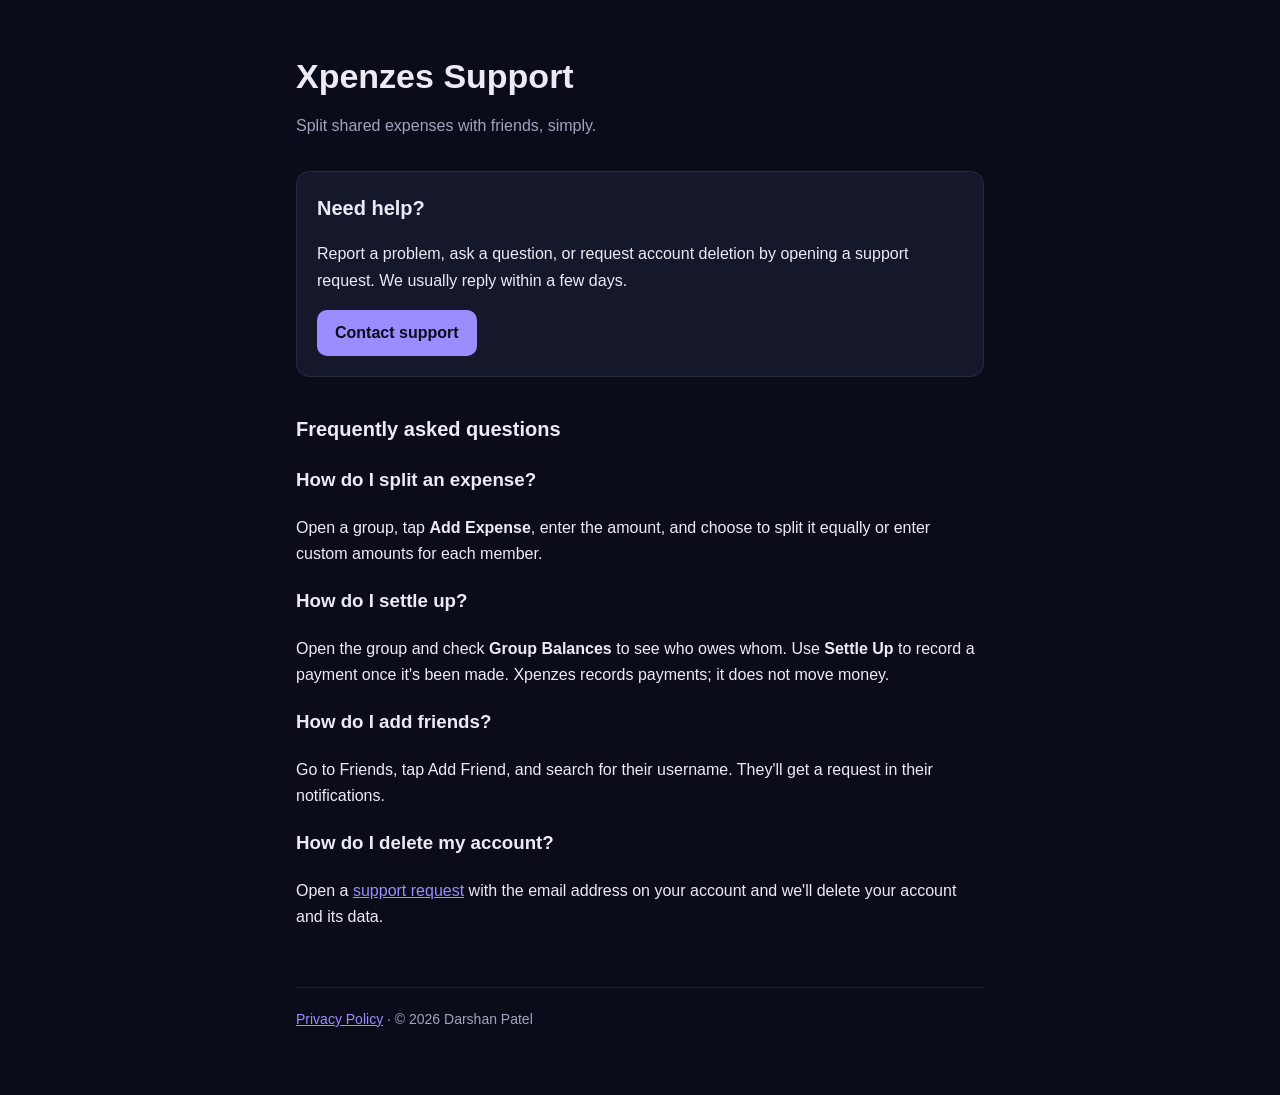
<file: index.html>
<!doctype html>
<html lang="en">
<head>
  <meta charset="utf-8">
  <meta name="viewport" content="width=device-width, initial-scale=1">
  <title>Xpenzes Support</title>
  <meta name="description" content="Help and support for Xpenzes, the app for splitting shared expenses with friends.">
  <link rel="stylesheet" href="style.css">
</head>
<body>
<main>
  <header>
    <h1>Xpenzes Support</h1>
    <p class="muted">Split shared expenses with friends, simply.</p>
  </header>

  <div class="card">
    <h2 style="margin-top:0">Need help?</h2>
    <p>Report a problem, ask a question, or request account deletion by opening a support request. We usually reply within a few days.</p>
    <a class="button" href="https://github.com/isiflo2728/xpenzes-site/issues/new">Contact support</a>
  </div>

  <h2>Frequently asked questions</h2>

  <h3>How do I split an expense?</h3>
  <p>Open a group, tap <strong>Add Expense</strong>, enter the amount, and choose to split it equally or enter custom amounts for each member.</p>

  <h3>How do I settle up?</h3>
  <p>Open the group and check <strong>Group Balances</strong> to see who owes whom. Use <strong>Settle Up</strong> to record a payment once it's been made. Xpenzes records payments; it does not move money.</p>

  <h3>How do I add friends?</h3>
  <p>Go to Friends, tap Add Friend, and search for their username. They'll get a request in their notifications.</p>

  <h3>How do I delete my account?</h3>
  <p>Open a <a href="https://github.com/isiflo2728/xpenzes-site/issues/new">support request</a> with the email address on your account and we'll delete your account and its data.</p>

  <footer>
    <a href="privacy.html">Privacy Policy</a> · © 2026 Darshan Patel
  </footer>
</main>
</body>
</html>
</file>
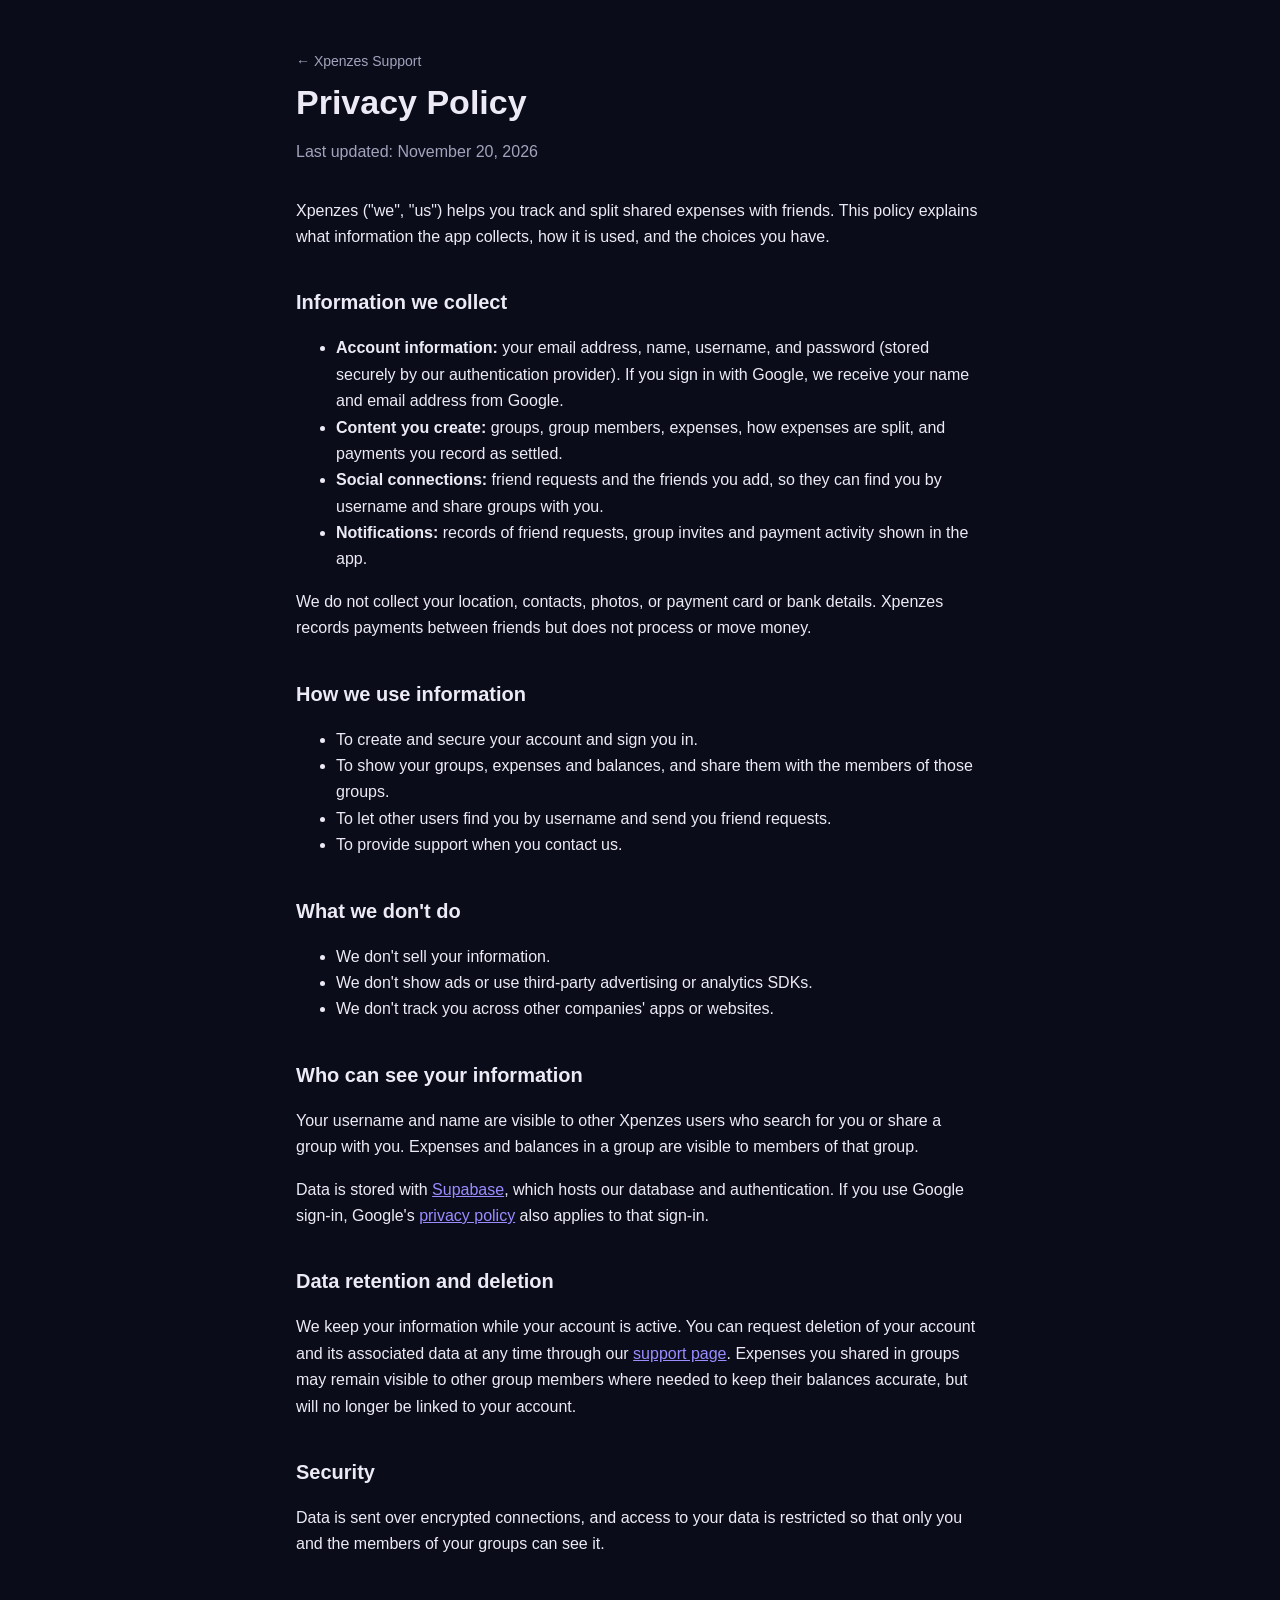
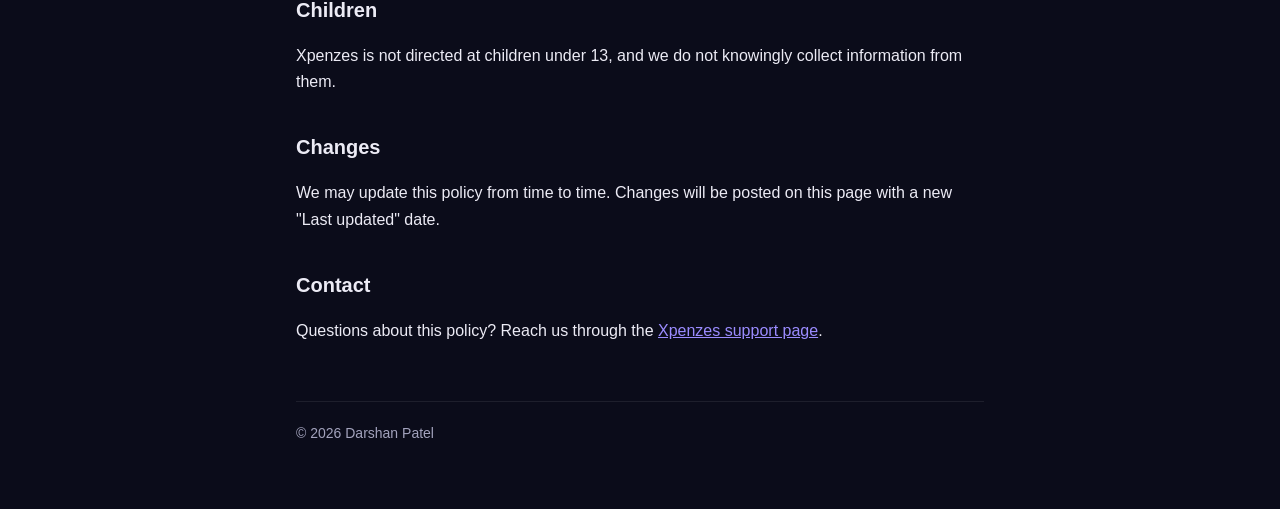
<file: privacy.html>
<!doctype html>
<html lang="en">
<head>
  <meta charset="utf-8">
  <meta name="viewport" content="width=device-width, initial-scale=1">
  <title>Xpenzes Privacy Policy</title>
  <meta name="description" content="How Xpenzes collects, uses and protects your information.">
  <link rel="stylesheet" href="style.css">
</head>
<body>
<main>
  <header>
    <a href="index.html">← Xpenzes Support</a>
    <h1>Privacy Policy</h1>
    <p class="muted">Last updated: November 20, 2026</p>
  </header>

  <p>Xpenzes ("we", "us") helps you track and split shared expenses with friends. This policy explains what information the app collects, how it is used, and the choices you have.</p>

  <h2>Information we collect</h2>
  <ul>
    <li><strong>Account information:</strong> your email address, name, username, and password (stored securely by our authentication provider). If you sign in with Google, we receive your name and email address from Google.</li>
    <li><strong>Content you create:</strong> groups, group members, expenses, how expenses are split, and payments you record as settled.</li>
    <li><strong>Social connections:</strong> friend requests and the friends you add, so they can find you by username and share groups with you.</li>
    <li><strong>Notifications:</strong> records of friend requests, group invites and payment activity shown in the app.</li>
  </ul>
  <p>We do not collect your location, contacts, photos, or payment card or bank details. Xpenzes records payments between friends but does not process or move money.</p>

  <h2>How we use information</h2>
  <ul>
    <li>To create and secure your account and sign you in.</li>
    <li>To show your groups, expenses and balances, and share them with the members of those groups.</li>
    <li>To let other users find you by username and send you friend requests.</li>
    <li>To provide support when you contact us.</li>
  </ul>

  <h2>What we don't do</h2>
  <ul>
    <li>We don't sell your information.</li>
    <li>We don't show ads or use third-party advertising or analytics SDKs.</li>
    <li>We don't track you across other companies' apps or websites.</li>
  </ul>

  <h2>Who can see your information</h2>
  <p>Your username and name are visible to other Xpenzes users who search for you or share a group with you. Expenses and balances in a group are visible to members of that group.</p>
  <p>Data is stored with <a href="https://supabase.com/privacy">Supabase</a>, which hosts our database and authentication. If you use Google sign-in, Google's <a href="https://policies.google.com/privacy">privacy policy</a> also applies to that sign-in.</p>

  <h2>Data retention and deletion</h2>
  <p>We keep your information while your account is active. You can request deletion of your account and its associated data at any time through our <a href="https://github.com/isiflo2728/xpenzes-site/issues/new">support page</a>. Expenses you shared in groups may remain visible to other group members where needed to keep their balances accurate, but will no longer be linked to your account.</p>

  <h2>Security</h2>
  <p>Data is sent over encrypted connections, and access to your data is restricted so that only you and the members of your groups can see it.</p>

  <h2>Children</h2>
  <p>Xpenzes is not directed at children under 13, and we do not knowingly collect information from them.</p>

  <h2>Changes</h2>
  <p>We may update this policy from time to time. Changes will be posted on this page with a new "Last updated" date.</p>

  <h2>Contact</h2>
  <p>Questions about this policy? Reach us through the <a href="https://github.com/isiflo2728/xpenzes-site/issues/new">Xpenzes support page</a>.</p>

  <footer>
    © 2026 Darshan Patel
  </footer>
</main>
</body>
</html>
</file>
<file: style.css>
:root {
  --bg: #0b0c1a;
  --surface: #15172b;
  --text: #ecebf5;
  --muted: #a3a3bd;
  --accent: #9b8cff;
  --border: rgba(255, 255, 255, 0.08);
}

* { box-sizing: border-box; }

body {
  margin: 0;
  background: var(--bg);
  color: var(--text);
  font: 16px/1.65 -apple-system, BlinkMacSystemFont, "Segoe UI", Roboto, sans-serif;
}

main {
  max-width: 720px;
  margin: 0 auto;
  padding: 48px 16px 64px;
}

header { margin-bottom: 32px; }
header a { color: var(--muted); text-decoration: none; font-size: 14px; }

h1 { font-size: 34px; line-height: 1.2; margin: 8px 0 4px; }
h2 { font-size: 20px; margin: 36px 0 8px; }
p, li { color: var(--text); }
.muted { color: var(--muted); }

a { color: var(--accent); }

.card {
  background: var(--surface);
  border: 1px solid var(--border);
  border-radius: 14px;
  padding: 20px;
  margin: 16px 0;
}

.button {
  display: inline-block;
  background: var(--accent);
  color: #0b0c1a;
  font-weight: 600;
  padding: 10px 18px;
  border-radius: 10px;
  text-decoration: none;
}

footer {
  margin-top: 56px;
  padding-top: 20px;
  border-top: 1px solid var(--border);
  color: var(--muted);
  font-size: 14px;
}
</file>
